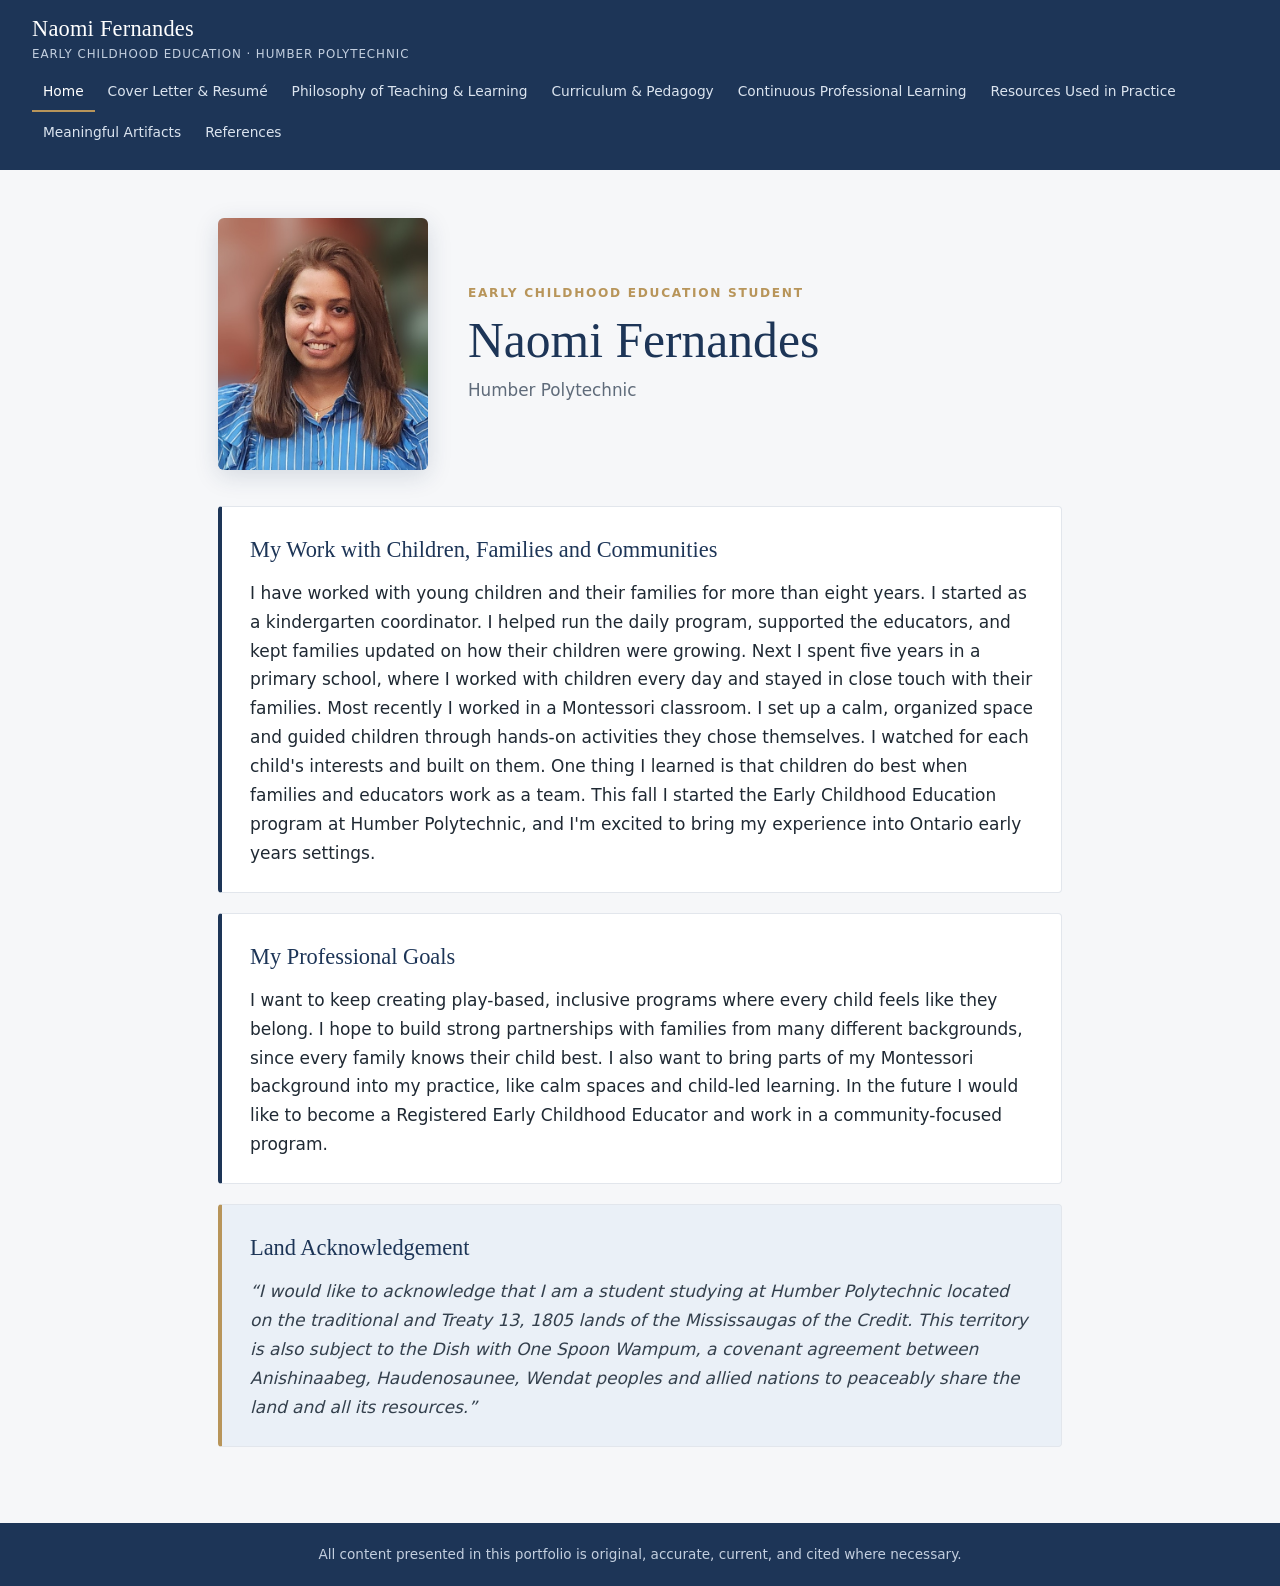
<file: index.html>
<!DOCTYPE html>
<html lang="en">
<head>
<meta charset="utf-8">
<meta name="viewport" content="width=device-width, initial-scale=1">
<title>Home | Naomi Fernandes ECE Portfolio</title>
<link rel="stylesheet" href="style.css">
</head>
<body>
<header class="top">
  <a class="brand" href="index.html">Naomi Fernandes<span>Early Childhood Education · Humber Polytechnic</span></a>
  <nav><a href="index.html" class="on" aria-current="page">Home</a>
<a href="cover-letter-resume.html">Cover Letter &amp; Resumé</a>
<a href="philosophy.html">Philosophy of Teaching &amp; Learning</a>
<a href="curriculum-pedagogy.html">Curriculum &amp; Pedagogy</a>
<a href="professional-learning.html">Continuous Professional Learning</a>
<a href="resources.html">Resources Used in Practice</a>
<a href="artifacts.html">Meaningful Artifacts</a>
<a href="references.html">References</a></nav>
</header>
<main>
<section class="hero">
  <div class="photo"><img src="naomi.jpg" alt="Professional photo of Naomi Fernandes" onerror="this.parentNode.classList.add('empty')"><span>Add naomi.jpg</span></div>
  <div>
    <p class="kicker">Early Childhood Education Student</p>
    <h1>Naomi Fernandes</h1>
    <p class="sub">Humber Polytechnic</p>
  </div>
</section>
<section class="card">
  <h2>My Work with Children, Families and Communities</h2>
  <p>I have worked with young children and their families for more than eight years. I started as a kindergarten coordinator. I helped run the daily program, supported the educators, and kept families updated on how their children were growing. Next I spent five years in a primary school, where I worked with children every day and stayed in close touch with their families. Most recently I worked in a Montessori classroom. I set up a calm, organized space and guided children through hands-on activities they chose themselves. I watched for each child's interests and built on them. One thing I learned is that children do best when families and educators work as a team. This fall I started the Early Childhood Education program at Humber Polytechnic, and I'm excited to bring my experience into Ontario early years settings.</p>
</section>
<section class="card">
  <h2>My Professional Goals</h2>
  <p>I want to keep creating play-based, inclusive programs where every child feels like they belong. I hope to build strong partnerships with families from many different backgrounds, since every family knows their child best. I also want to bring parts of my Montessori background into my practice, like calm spaces and child-led learning. In the future I would like to become a Registered Early Childhood Educator and work in a community-focused program.</p>
</section>
<section class="card land">
  <h2>Land Acknowledgement</h2>
  <p>“I would like to acknowledge that I am a student studying at Humber Polytechnic located on the traditional and Treaty 13, 1805 lands of the Mississaugas of the Credit. This territory is also subject to the Dish with One Spoon Wampum, a covenant agreement between Anishinaabeg, Haudenosaunee, Wendat peoples and allied nations to peaceably share the land and all its resources.”</p>
</section>
</main>
<footer>All content presented in this portfolio is original, accurate, current, and cited where necessary.</footer>
</body>
</html>
</file>
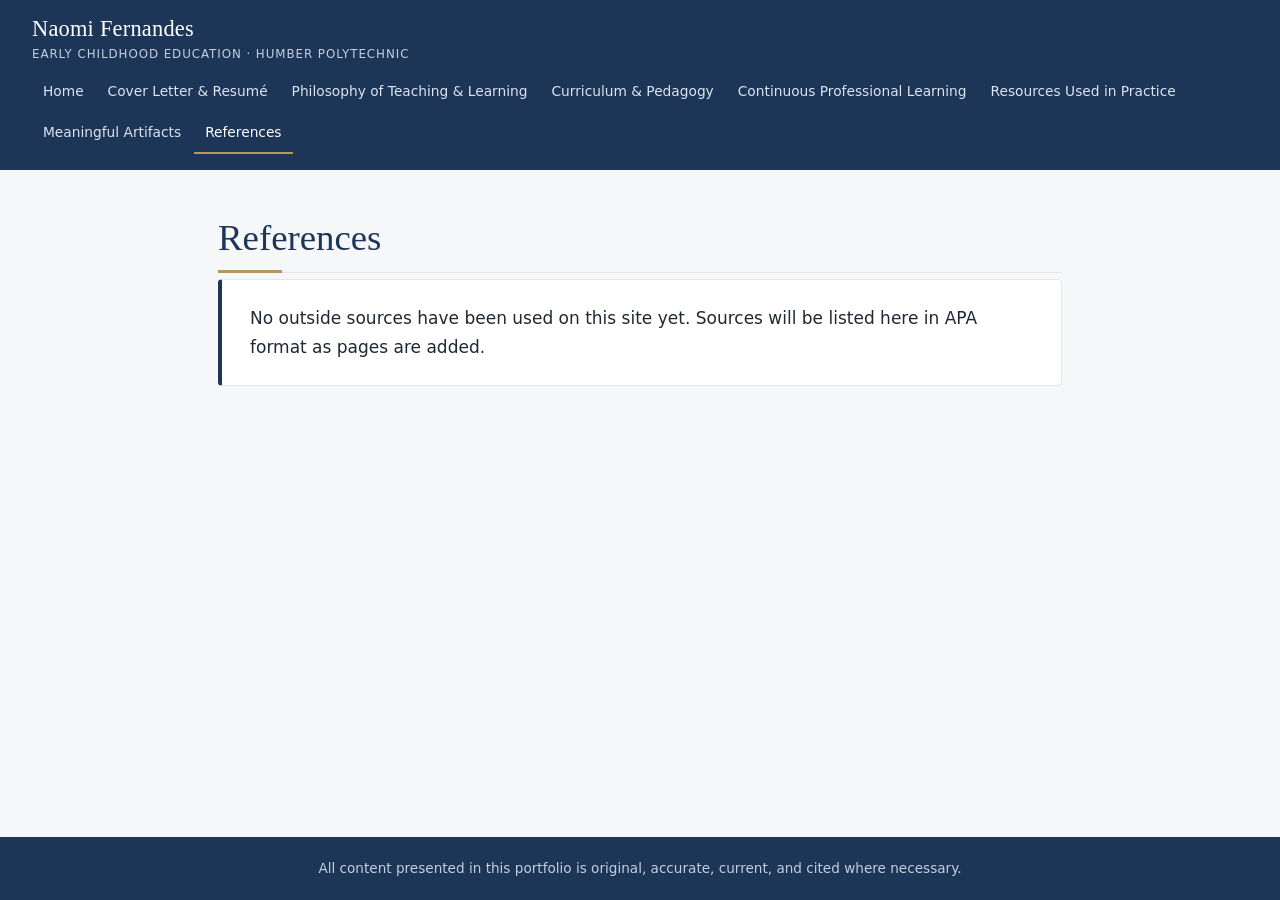
<file: references.html>
<!DOCTYPE html>
<html lang="en">
<head>
<meta charset="utf-8">
<meta name="viewport" content="width=device-width, initial-scale=1">
<title>References | Naomi Fernandes ECE Portfolio</title>
<link rel="stylesheet" href="style.css">
</head>
<body>
<header class="top">
  <a class="brand" href="index.html">Naomi Fernandes<span>Early Childhood Education · Humber Polytechnic</span></a>
  <nav><a href="index.html">Home</a>
<a href="cover-letter-resume.html">Cover Letter &amp; Resumé</a>
<a href="philosophy.html">Philosophy of Teaching &amp; Learning</a>
<a href="curriculum-pedagogy.html">Curriculum &amp; Pedagogy</a>
<a href="professional-learning.html">Continuous Professional Learning</a>
<a href="resources.html">Resources Used in Practice</a>
<a href="artifacts.html">Meaningful Artifacts</a>
<a href="references.html" class="on" aria-current="page">References</a></nav>
</header>
<main>
<h1 class="pt">References</h1>
<section class="card"><p>No outside sources have been used on this site yet. Sources will be listed here in APA format as pages are added.</p></section>
</main>
<footer>All content presented in this portfolio is original, accurate, current, and cited where necessary.</footer>
</body>
</html>
</file>
<file: style.css>
:root{--bg:#f6f7f9;--ink:#1f2933;--muted:#5f6b7a;--navy:#1d3557;--navy-2:#2b4a73;--soft:#eaf0f7;--card:#fff;--line:#e2e6ec;--gold:#b8955a}
*{box-sizing:border-box}
body{margin:0;background:var(--bg);color:var(--ink);font:17px/1.7 "Segoe UI",system-ui,-apple-system,Helvetica,Arial,sans-serif;display:flex;flex-direction:column;min-height:100vh}
h1,h2,.brand{font-family:Georgia,"Times New Roman",serif;font-weight:400}
.top{background:var(--navy);padding:16px 32px;display:flex;flex-wrap:wrap;gap:12px 32px;align-items:center;justify-content:space-between}
.brand{color:#fff;text-decoration:none;font-size:1.4rem;line-height:1.2;letter-spacing:.01em}
.brand span{display:block;font:500 .74rem "Segoe UI",system-ui,sans-serif;color:#c3cfdf;letter-spacing:.08em;text-transform:uppercase;margin-top:4px}
nav{display:flex;flex-wrap:wrap;gap:2px}
nav a{color:#dbe4ef;text-decoration:none;font-size:.86rem;padding:7px 11px;border-bottom:2px solid transparent}
nav a:hover{color:#fff}
nav a.on{color:#fff;border-bottom-color:var(--gold)}
main{flex:1;width:100%;max-width:900px;margin:0 auto;padding:48px 28px 56px}
.hero{display:flex;gap:40px;align-items:center;margin-bottom:36px;flex-wrap:wrap}
.photo{width:210px;height:252px;border-radius:6px;overflow:hidden;background:var(--soft);box-shadow:0 6px 24px rgba(29,53,87,.15);position:relative;flex:none}
.photo img{width:100%;height:100%;object-fit:cover;display:block}
.photo span{display:none}
.photo.empty img{display:none}
.photo.empty span{display:flex;height:100%;align-items:center;justify-content:center;color:var(--muted);font-size:.9rem}
.kicker{margin:0;color:var(--gold);font-weight:600;text-transform:uppercase;letter-spacing:.14em;font-size:.76rem}
h1{font-size:3.1rem;line-height:1.1;margin:.2em 0 .15em;color:var(--navy)}
.sub{margin:0;color:var(--muted);font-size:1.05rem}
.pt{font-size:2.3rem;color:var(--navy);margin-top:0;padding-bottom:14px;border-bottom:1px solid var(--line);position:relative}
.pt::after{content:"";position:absolute;left:0;bottom:-1px;width:64px;height:3px;background:var(--gold)}
.card{background:var(--card);border:1px solid var(--line);border-left:4px solid var(--navy);border-radius:4px;padding:24px 28px;margin-bottom:20px}
.card h2{margin:0 0 10px;color:var(--navy);font-size:1.4rem}
.card p{margin:0}
.land{background:var(--soft);border-left-color:var(--gold)}
.land p{font-style:italic;color:#34404d}
footer{text-align:center;font-size:.85rem;color:#c3cfdf;padding:20px 24px;background:var(--navy)}
@media (max-width:640px){h1{font-size:2.3rem}.photo{width:170px;height:204px}.top{padding:14px 18px}main{padding:32px 18px}}
</file>
